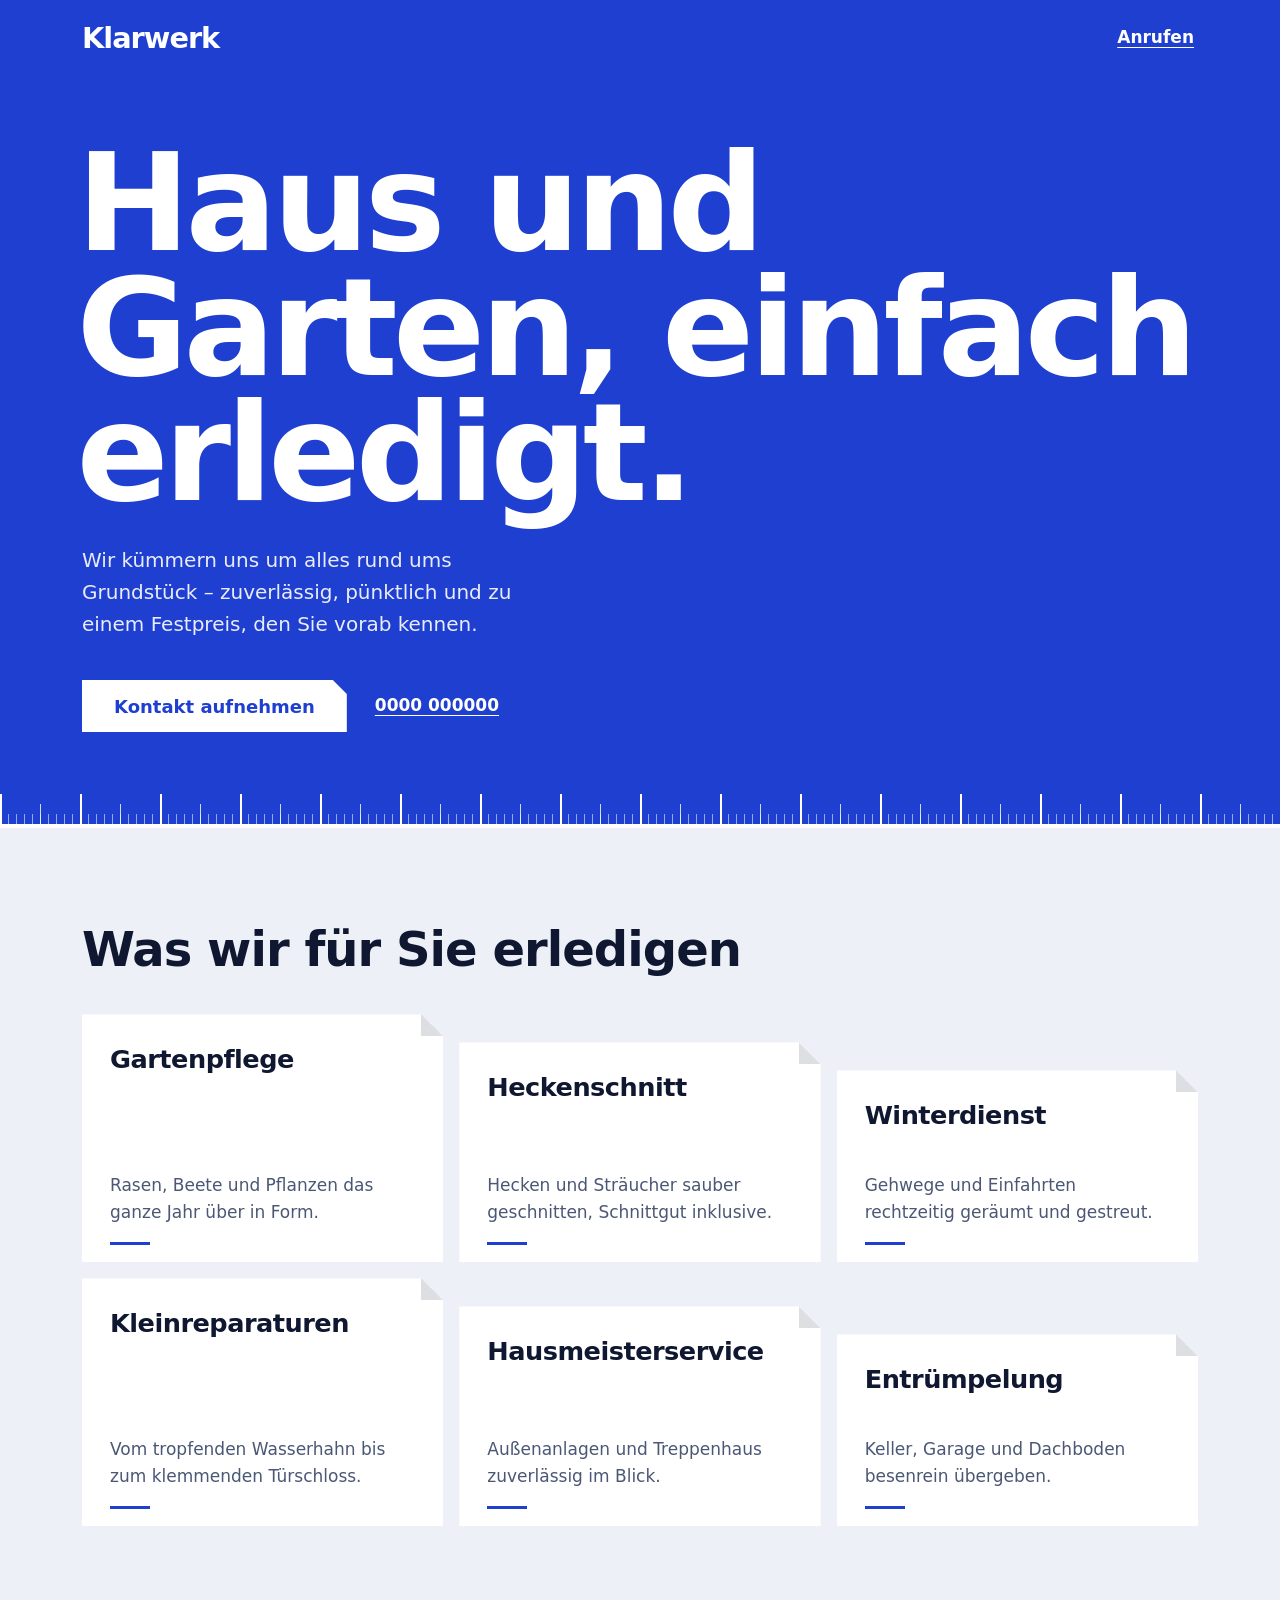
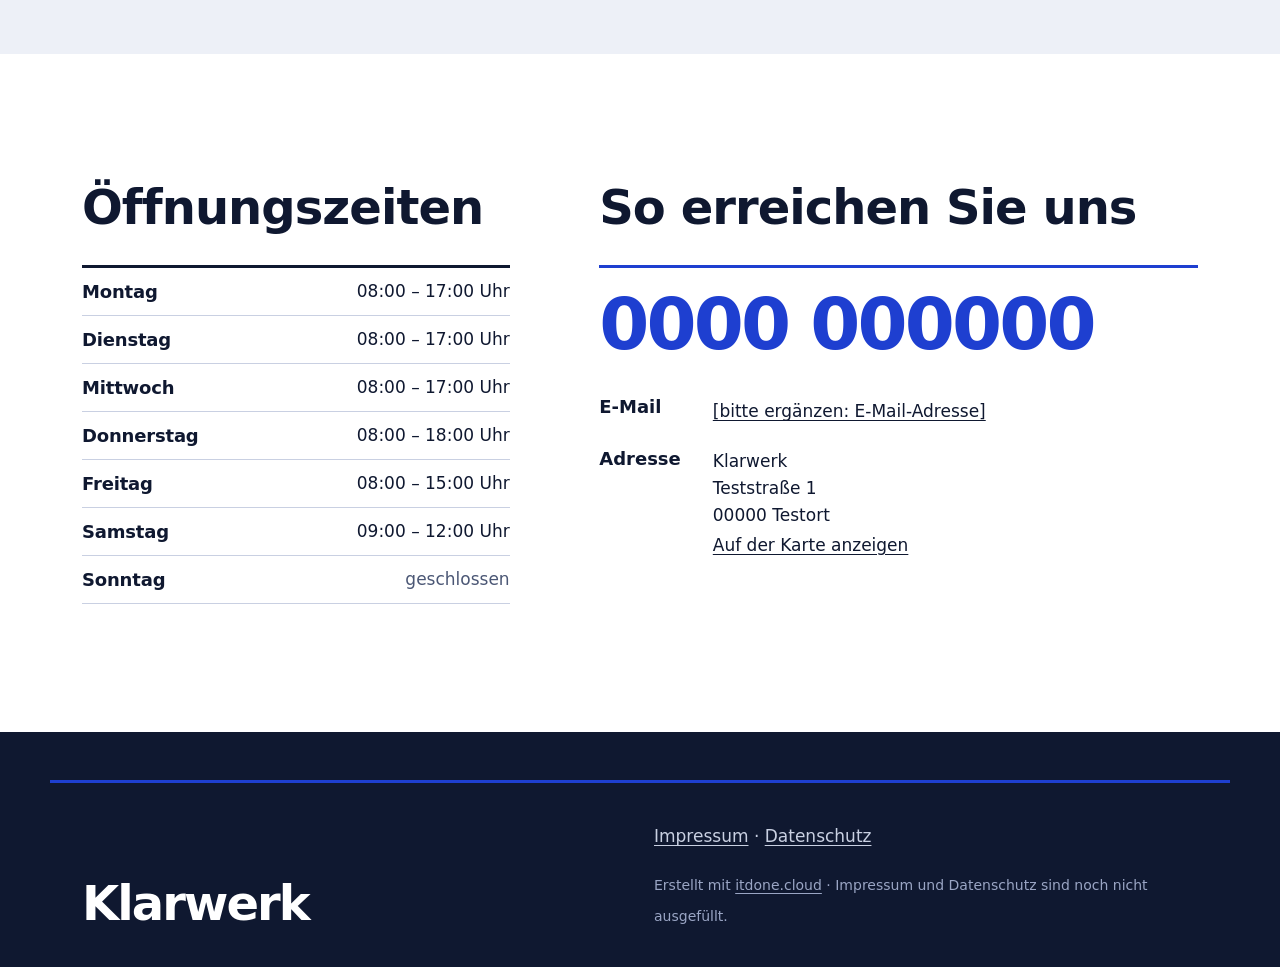
<file: index.html>
<!doctype html>
<html lang="de">
<head>
<meta charset="utf-8">
<base href="/">
<meta name="viewport" content="width=device-width, initial-scale=1, viewport-fit=cover">
<title>Klarwerk – Haus- und Gartenservice in Ihrer Nähe</title>
<meta name="description" content="Klarwerk erledigt Gartenpflege, Winterdienst, Kleinreparaturen und mehr – zuverlässig, pünktlich und zum fairen Preis. Jetzt unverbindlich anfragen.">
<meta property="og:type" content="website">
<meta property="og:title" content="Klarwerk – Haus und Garten, einfach erledigt.">
<meta property="og:description" content="Gartenpflege, Winterdienst, Kleinreparaturen und mehr – zuverlässig und zum fairen Preis.">
<meta property="og:locale" content="de_DE">
<link rel="stylesheet" href="https://cdn.itdone.cloud/fonts/bricolage-grotesque/index.css"><link rel="stylesheet" href="https://cdn.itdone.cloud/fonts/instrument-sans/index.css"><link rel="manifest" href="/manifest.json"><meta name="theme-color" content="#1E3FD0"><link rel="icon" href="/assets/icon.svg">
<link rel="apple-touch-icon" href="/assets/icon.svg">
<link rel="stylesheet" href="css/style.css">
<script type="application/ld+json">{"@context":"https://schema.org","@type":"Organization","name":"Klarwerk"}</script>
<link rel="canonical" href="https://app-klarwerk-website-7f58b3bd.run-zero.de/">
</head>
<body>
<header class="hero" id="top">
  <div class="bar wrap">
    <a class="brand" href="/" aria-label="Klarwerk, zur Startseite">Klarwerk</a>
    <a class="bar-call" href="tel:+490000000000">Anrufen</a>
  </div>
  <div class="hero-body wrap">
    <h1>Haus und Garten, einfach erledigt.</h1>
    <p class="lead">Wir kümmern uns um alles rund ums Grundstück – zuverlässig, pünktlich und zu einem Festpreis, den Sie vorab kennen.</p>
    <div class="cta">
      <a class="btn" href="#kontakt">Kontakt aufnehmen</a>
      <a class="cta-tel" href="tel:+490000000000">0000 000000</a>
    </div>
  </div>
  <div class="tape" aria-hidden="true"></div>
</header>

<main>
  <section class="section wrap" id="leistungen" aria-labelledby="h-leistungen">
    <h2 id="h-leistungen">Was wir für Sie erledigen</h2>
    <div class="tiles">
      <article class="tile"><h3>Gartenpflege</h3><p>Rasen, Beete und Pflanzen das ganze Jahr über in Form.</p></article>
      <article class="tile"><h3>Heckenschnitt</h3><p>Hecken und Sträucher sauber geschnitten, Schnittgut inklusive.</p></article>
      <article class="tile"><h3>Winterdienst</h3><p>Gehwege und Einfahrten rechtzeitig geräumt und gestreut.</p></article>
      <article class="tile"><h3>Kleinreparaturen</h3><p>Vom tropfenden Wasserhahn bis zum klemmenden Türschloss.</p></article>
      <article class="tile"><h3>Hausmeisterservice</h3><p>Außenanlagen und Treppenhaus zuverlässig im Blick.</p></article>
      <article class="tile"><h3>Entrümpelung</h3><p>Keller, Garage und Dachboden besenrein übergeben.</p></article>
    </div>
  </section>

  <section class="reach" aria-label="Öffnungszeiten und Kontakt">
    <div class="wrap reach-grid">
      <div class="hours" id="zeiten">
        <h2>Öffnungszeiten</h2>
        <table>
          <caption class="sr">Öffnungszeiten von Klarwerk</caption>
          <thead class="sr"><tr><th scope="col">Tag</th><th scope="col">Zeiten</th></tr></thead>
          <tbody>
            <tr><th scope="row">Montag</th><td>08:00 – 17:00 Uhr</td></tr>
            <tr><th scope="row">Dienstag</th><td>08:00 – 17:00 Uhr</td></tr>
            <tr><th scope="row">Mittwoch</th><td>08:00 – 17:00 Uhr</td></tr>
            <tr><th scope="row">Donnerstag</th><td>08:00 – 18:00 Uhr</td></tr>
            <tr><th scope="row">Freitag</th><td>08:00 – 15:00 Uhr</td></tr>
            <tr><th scope="row">Samstag</th><td>09:00 – 12:00 Uhr</td></tr>
            <tr><th scope="row">Sonntag</th><td>geschlossen</td></tr>
          </tbody>
        </table>
      </div>

      <div class="contact" id="kontakt">
        <h2>So erreichen Sie uns</h2>
        <a class="big-tel" href="tel:+490000000000">0000 000000</a>
        <dl>
          <dt>E-Mail</dt>
          <dd><a href="mailto:%5Bbitte%20erg%C3%A4nzen%3A%20E-Mail-Adresse%5D?subject=Anfrage%20%C3%BCber%20die%20Website">[bitte ergänzen: E-Mail-Adresse]</a></dd>
          <dt>Adresse</dt>
          <dd>Klarwerk<br>Teststraße 1<br>00000 Testort<br><a href="https://www.openstreetmap.org/search?query=Teststra%C3%9Fe%201%2C%2000000%20Testort" target="_blank" rel="noopener">Auf der Karte anzeigen</a></dd>
        </dl>
      </div>
    </div>
  </section>
</main>

<footer class="foot">
  <div class="wrap">
    <p class="foot-brand">Klarwerk</p>
    <div class="foot-links"><a href="/impressum.html">Impressum</a> · <a href="/datenschutz.html">Datenschutz</a><p class="itdone-notice">Erstellt mit <a href="https://itdone.cloud">itdone.cloud</a> · Impressum und Datenschutz sind noch nicht ausgefüllt.</p></div>
  </div>
</footer>
<script>if('serviceWorker' in navigator)navigator.serviceWorker.register('/sw.js');</script>
</body>
</html>
</file>
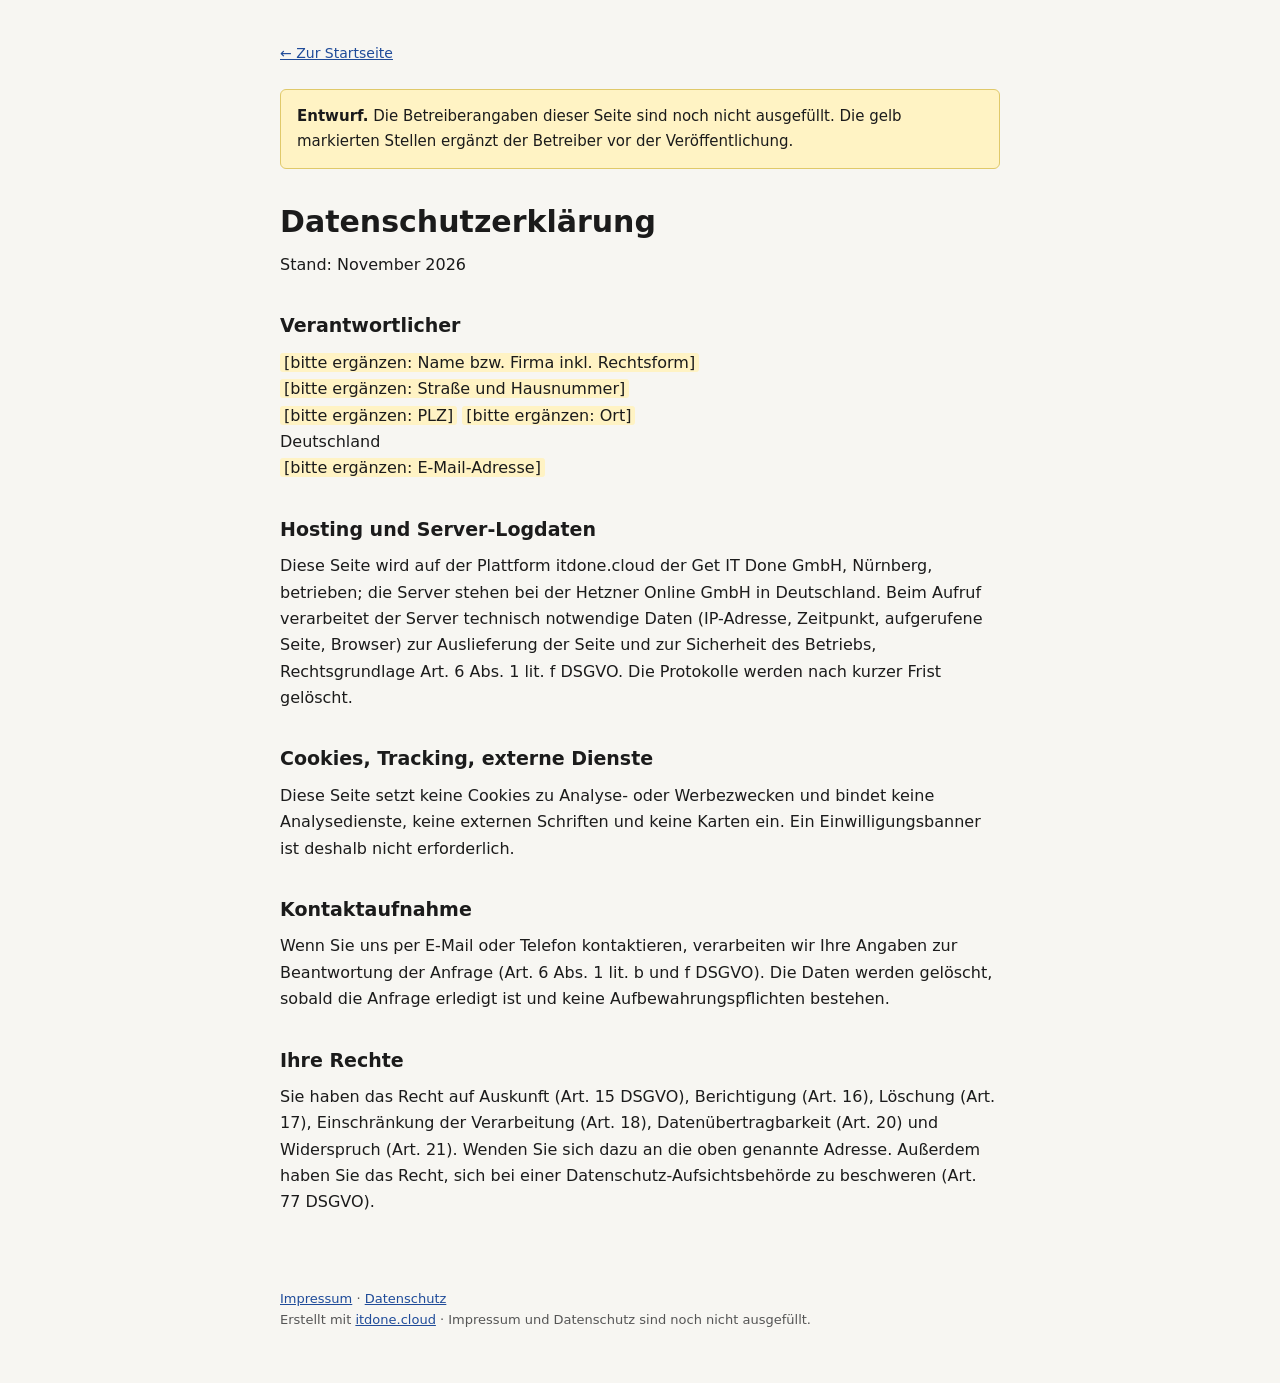
<file: datenschutz.html>
<!DOCTYPE html>
<html lang="de"><head><meta charset="utf-8"><meta name="viewport" content="width=device-width,initial-scale=1"><meta name="robots" content="noindex"><title>Datenschutzerklärung · Klarwerk</title><style>body{margin:0;background:#f7f6f2;color:#1b1b1b;font:16px/1.65 system-ui,-apple-system,"Segoe UI",Roboto,sans-serif}main{max-width:720px;margin:0 auto;padding:40px 20px 60px}h1{font-size:30px;margin:0 0 6px}h2{font-size:19px;margin:32px 0 8px}p{margin:0 0 12px}.box{background:#fff3c4;border:1px solid #e0c96a;border-radius:6px;padding:14px 16px;margin:0 0 28px;font-size:15px}.ph{background:#fff3c4;padding:0 4px;border-radius:3px}a{color:#1f4b99}.back{display:inline-block;margin-bottom:24px;font-size:14px}footer{max-width:720px;margin:0 auto;padding:0 20px 40px;font-size:13px;color:#555}</style><link rel="canonical" href="https://app-klarwerk-website-7f58b3bd.run-zero.de/datenschutz.html">
</head>
<body><main><a class="back" href="/">← Zur Startseite</a>
<div class="box"><strong>Entwurf.</strong> Die Betreiberangaben dieser Seite sind noch nicht ausgefüllt. Die gelb markierten Stellen ergänzt der Betreiber vor der Veröffentlichung.</div>
<h1>Datenschutzerklärung</h1><p>Stand: November 2026</p>
<h2>Verantwortlicher</h2><p><span class="ph">[bitte ergänzen: Name bzw. Firma inkl. Rechtsform]</span><br><span class="ph">[bitte ergänzen: Straße und Hausnummer]</span><br><span class="ph">[bitte ergänzen: PLZ]</span> <span class="ph">[bitte ergänzen: Ort]</span><br>Deutschland<br><span class="ph">[bitte ergänzen: E-Mail-Adresse]</span></p>
<h2>Hosting und Server-Logdaten</h2><p>Diese Seite wird auf der Plattform itdone.cloud der Get IT Done GmbH, Nürnberg, betrieben; die Server stehen bei der Hetzner Online GmbH in Deutschland. Beim Aufruf verarbeitet der Server technisch notwendige Daten (IP-Adresse, Zeitpunkt, aufgerufene Seite, Browser) zur Auslieferung der Seite und zur Sicherheit des Betriebs, Rechtsgrundlage Art. 6 Abs. 1 lit. f DSGVO. Die Protokolle werden nach kurzer Frist gelöscht.</p>
<h2>Cookies, Tracking, externe Dienste</h2><p>Diese Seite setzt keine Cookies zu Analyse- oder Werbezwecken und bindet keine Analysedienste, keine externen Schriften und keine Karten ein. Ein Einwilligungsbanner ist deshalb nicht erforderlich.</p>
<h2>Kontaktaufnahme</h2><p>Wenn Sie uns per E-Mail oder Telefon kontaktieren, verarbeiten wir Ihre Angaben zur Beantwortung der Anfrage (Art. 6 Abs. 1 lit. b und f DSGVO). Die Daten werden gelöscht, sobald die Anfrage erledigt ist und keine Aufbewahrungspflichten bestehen.</p>

<h2>Ihre Rechte</h2><p>Sie haben das Recht auf Auskunft (Art. 15 DSGVO), Berichtigung (Art. 16), Löschung (Art. 17), Einschränkung der Verarbeitung (Art. 18), Datenübertragbarkeit (Art. 20) und Widerspruch (Art. 21). Wenden Sie sich dazu an die oben genannte Adresse. Außerdem haben Sie das Recht, sich bei einer Datenschutz-Aufsichtsbehörde zu beschweren (Art. 77 DSGVO).</p>
</main><footer><a href="/impressum.html">Impressum</a> · <a href="/datenschutz.html">Datenschutz</a><p class="itdone-notice">Erstellt mit <a href="https://itdone.cloud">itdone.cloud</a> · Impressum und Datenschutz sind noch nicht ausgefüllt.</p></footer></body></html>
</file>
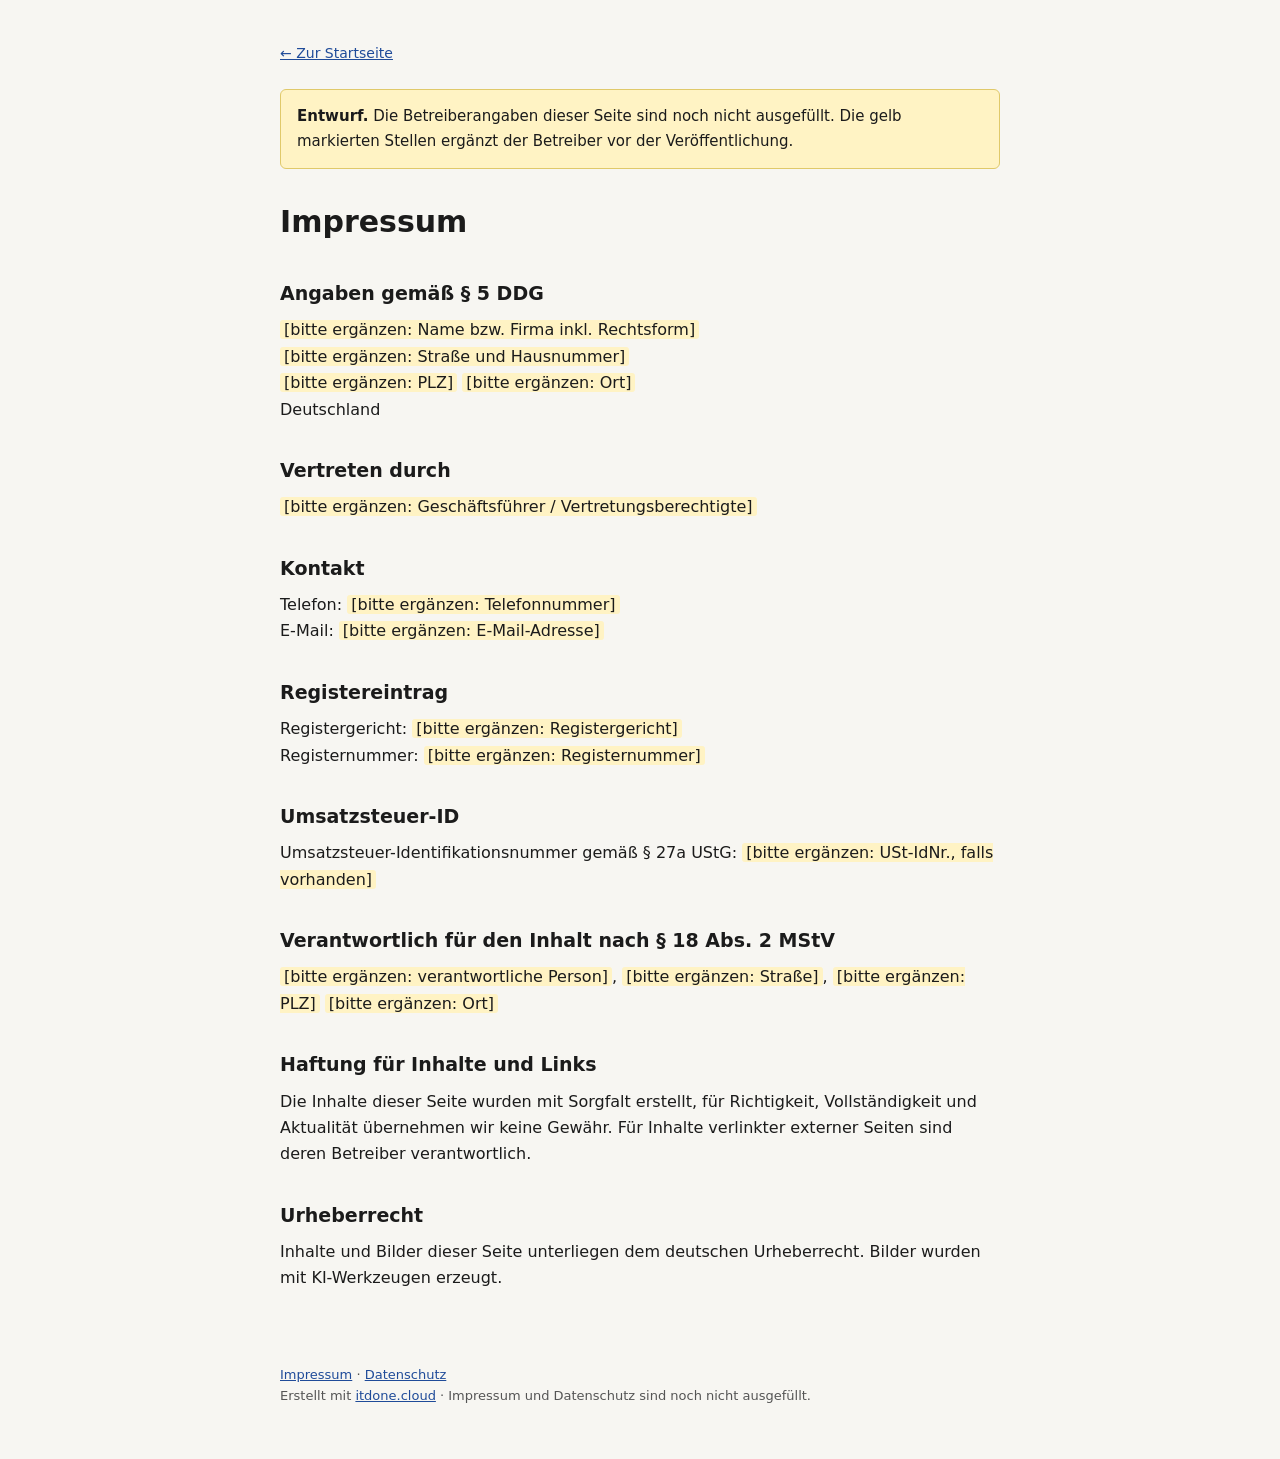
<file: impressum.html>
<!DOCTYPE html>
<html lang="de"><head><meta charset="utf-8"><meta name="viewport" content="width=device-width,initial-scale=1"><meta name="robots" content="noindex"><title>Impressum · Klarwerk</title><style>body{margin:0;background:#f7f6f2;color:#1b1b1b;font:16px/1.65 system-ui,-apple-system,"Segoe UI",Roboto,sans-serif}main{max-width:720px;margin:0 auto;padding:40px 20px 60px}h1{font-size:30px;margin:0 0 6px}h2{font-size:19px;margin:32px 0 8px}p{margin:0 0 12px}.box{background:#fff3c4;border:1px solid #e0c96a;border-radius:6px;padding:14px 16px;margin:0 0 28px;font-size:15px}.ph{background:#fff3c4;padding:0 4px;border-radius:3px}a{color:#1f4b99}.back{display:inline-block;margin-bottom:24px;font-size:14px}footer{max-width:720px;margin:0 auto;padding:0 20px 40px;font-size:13px;color:#555}</style><link rel="canonical" href="https://app-klarwerk-website-7f58b3bd.run-zero.de/impressum.html">
</head>
<body><main><a class="back" href="/">← Zur Startseite</a>
<div class="box"><strong>Entwurf.</strong> Die Betreiberangaben dieser Seite sind noch nicht ausgefüllt. Die gelb markierten Stellen ergänzt der Betreiber vor der Veröffentlichung.</div>
<h1>Impressum</h1>
<h2>Angaben gemäß § 5 DDG</h2><p><span class="ph">[bitte ergänzen: Name bzw. Firma inkl. Rechtsform]</span><br><span class="ph">[bitte ergänzen: Straße und Hausnummer]</span><br><span class="ph">[bitte ergänzen: PLZ]</span> <span class="ph">[bitte ergänzen: Ort]</span><br>Deutschland</p>
<h2>Vertreten durch</h2><p><span class="ph">[bitte ergänzen: Geschäftsführer / Vertretungsberechtigte]</span></p>
<h2>Kontakt</h2><p>Telefon: <span class="ph">[bitte ergänzen: Telefonnummer]</span><br>E-Mail: <span class="ph">[bitte ergänzen: E-Mail-Adresse]</span></p>
<h2>Registereintrag</h2><p>Registergericht: <span class="ph">[bitte ergänzen: Registergericht]</span><br>Registernummer: <span class="ph">[bitte ergänzen: Registernummer]</span></p>
<h2>Umsatzsteuer-ID</h2><p>Umsatzsteuer-Identifikationsnummer gemäß § 27a UStG: <span class="ph">[bitte ergänzen: USt-IdNr., falls vorhanden]</span></p>
<h2>Verantwortlich für den Inhalt nach § 18 Abs. 2 MStV</h2><p><span class="ph">[bitte ergänzen: verantwortliche Person]</span>, <span class="ph">[bitte ergänzen: Straße]</span>, <span class="ph">[bitte ergänzen: PLZ]</span> <span class="ph">[bitte ergänzen: Ort]</span></p>

<h2>Haftung für Inhalte und Links</h2><p>Die Inhalte dieser Seite wurden mit Sorgfalt erstellt, für Richtigkeit, Vollständigkeit und Aktualität übernehmen wir keine Gewähr. Für Inhalte verlinkter externer Seiten sind deren Betreiber verantwortlich.</p>
<h2>Urheberrecht</h2><p>Inhalte und Bilder dieser Seite unterliegen dem deutschen Urheberrecht. Bilder wurden mit KI-Werkzeugen erzeugt.</p>
</main><footer><a href="/impressum.html">Impressum</a> · <a href="/datenschutz.html">Datenschutz</a><p class="itdone-notice">Erstellt mit <a href="https://itdone.cloud">itdone.cloud</a> · Impressum und Datenschutz sind noch nicht ausgefüllt.</p></footer></body></html>
</file>
<file: css/style.css>
:root{
  --bg:#EDF0F7;--surface:#FFFFFF;--text:#0F1830;--muted:#4B5775;
  --accent:#1E3FD0;--accent-ink:#FFFFFF;--line:#C9D0E2;
  --radius:0;--cut:22px;
  --space:clamp(1rem,4vw,2rem);--section:clamp(4rem,10vw,8rem);
  --display:'Bricolage Grotesque',ui-sans-serif,system-ui,sans-serif;
  --body:'Instrument Sans',ui-sans-serif,system-ui,-apple-system,"Segoe UI",Roboto,Arial,sans-serif;
}
*,*::before,*::after{box-sizing:border-box}
html{scroll-behavior:smooth;-webkit-text-size-adjust:100%}
body{margin:0;background:var(--bg);color:var(--text);font:1.0625rem/1.6 var(--body);padding-bottom:env(safe-area-inset-bottom)}
a{color:inherit}
:focus-visible{outline:3px solid var(--accent);outline-offset:3px}
.wrap{width:100%;max-width:1180px;margin-inline:auto;padding-inline:var(--space)}
.sr{position:absolute;width:1px;height:1px;overflow:hidden;clip:rect(0 0 0 0);white-space:nowrap}
h1,h2,h3{font-family:var(--display);margin:0;text-wrap:balance}

/* Hero */
.hero{background:var(--accent);color:var(--accent-ink);min-height:92svh;display:flex;flex-direction:column;position:relative;padding-top:env(safe-area-inset-top)}
.hero :focus-visible{outline-color:#fff}
.bar{display:flex;justify-content:space-between;align-items:center;padding-block:1rem}
.brand{font:800 clamp(1.3rem,4.4vw,1.8rem)/1 var(--display);text-decoration:none;white-space:nowrap;letter-spacing:-.035em}
.bar-call{transition:text-decoration-color .16s}
.bar-call:hover{text-decoration-thickness:3px}
.bar-call{display:inline-flex;align-items:center;min-height:44px;padding-inline:.25rem;font-weight:600;text-underline-offset:4px}
.hero-body{flex:1;display:flex;flex-direction:column;justify-content:flex-end;padding-block:3rem 6rem}
h1{text-wrap:balance;margin-left:-.04em}
.lead{border-left:0;padding-left:0}
.hero .cta{margin-top:2.5rem}
h1{font-weight:800;letter-spacing:-.035em;line-height:.92;font-size:clamp(3.25rem,13vw,8.5rem);max-width:18ch}
.lead{font-size:1.25rem;max-width:36ch;margin:1.75rem 0 0;color:rgba(255,255,255,.9)}
.cta{display:flex;flex-wrap:wrap;align-items:center;gap:1rem 1.75rem;margin-top:2rem}
.btn{display:inline-flex;align-items:center;justify-content:center;min-height:52px;padding:0 2rem;background:#fff;color:var(--accent);font:700 1.125rem var(--display);text-decoration:none;clip-path:polygon(0 0,calc(100% - 14px) 0,100% 14px,100% 100%,0 100%);transition:background .16s,color .16s}
.btn:hover{background:var(--text);color:#fff}
.cta-tel{font-weight:600;font-variant-numeric:tabular-nums;text-underline-offset:4px;min-height:44px;display:inline-flex;align-items:center}
.tape{position:absolute;left:0;right:0;bottom:0;height:34px;transform-origin:left;animation:grow .9s cubic-bezier(.2,.7,.2,1) both;
  border-bottom:4px solid #fff;
  background:
   repeating-linear-gradient(90deg,#fff 0 2px,transparent 2px 80px) left bottom/100% 30px no-repeat,
   repeating-linear-gradient(90deg,rgba(255,255,255,.8) 0 1px,transparent 1px 40px) left bottom/100% 20px no-repeat,
   repeating-linear-gradient(90deg,rgba(255,255,255,.55) 0 1px,transparent 1px 8px) left bottom/100% 10px no-repeat}
@keyframes grow{from{transform:scaleX(0)}to{transform:scaleX(1)}}

/* Leistungen */
.section{padding-block:clamp(3.5rem,8vw,6rem) var(--section)}
h2{font-weight:700;font-size:clamp(1.9rem,5vw,3rem);letter-spacing:-.02em;line-height:1.05}
.tiles{display:grid;grid-template-columns:repeat(3,1fr);gap:1rem;margin-top:2.5rem}
.tile{background:var(--surface);padding:2rem 1.75rem 1.5rem;min-height:12rem;display:flex;flex-direction:column;justify-content:space-between;gap:2rem;
  clip-path:polygon(0 0,calc(100% - var(--cut)) 0,100% var(--cut),100% 100%,0 100%);transition:background .16s,color .16s}
.tile{position:relative;padding-bottom:2.25rem;background:linear-gradient(225deg,transparent 50%,rgba(15,24,48,.14) 50%) top right/var(--cut) var(--cut) no-repeat,var(--surface)}
.tile:hover{background:linear-gradient(225deg,transparent 50%,rgba(15,24,48,.35) 50%) top right/var(--cut) var(--cut) no-repeat,var(--accent)}
.tile h3{max-width:12ch}
.tile::after{content:"";position:absolute;left:1.75rem;bottom:1.1rem;height:3px;width:2.5rem;background:var(--accent);transition:width .35s cubic-bezier(.2,.7,.2,1),background .16s}
.tile:hover::after{width:calc(100% - 3.5rem);background:#fff}
.tile h3{font-weight:800;font-size:clamp(1.35rem,2.4vw,1.6rem);letter-spacing:-.02em;line-height:1.05}
.tile p{margin:0;color:var(--muted);max-width:30ch;transition:color .16s}
.tile:hover{color:#fff}
@media (min-width:901px){.tile:nth-child(3n+2){margin-top:1.75rem}.tile:nth-child(3n+3){margin-top:3.5rem}}
.tile:hover p{color:rgba(255,255,255,.92)}

/* Zeiten + Kontakt */
.reach{background:var(--surface);padding-block:var(--section)}
.reach-grid{display:grid;grid-template-columns:5fr 7fr;gap:clamp(2.5rem,7vw,6rem);align-items:start}
table{width:100%;border-collapse:collapse;margin-top:2rem;border-top:3px solid var(--text);font-variant-numeric:tabular-nums}
tr{border-bottom:1px solid var(--line)}
th[scope=row]{font:700 1.125rem var(--display);text-align:left;padding:.5rem 1rem .5rem 0;height:3rem}
td{text-align:right;padding:.5rem 0}
.big-tel{display:block;margin-top:2rem;border-top:3px solid var(--accent);padding-top:1.25rem;font:800 clamp(2.1rem,6vw,4.5rem)/1 var(--display);letter-spacing:-.04em;color:var(--accent);text-decoration:none;font-variant-numeric:tabular-nums;padding-bottom:.25rem;white-space:nowrap}
td{white-space:nowrap}
tbody tr:last-child td{color:var(--muted)}
th[scope=row]{letter-spacing:-.01em}
.big-tel:hover{text-decoration:underline;text-underline-offset:6px}
dl{margin:2rem 0 0;display:grid;grid-template-columns:max-content 1fr;gap:1.25rem 2rem}
dt{font:700 1.125rem var(--display)}
dd{margin:0}
dd a{text-underline-offset:3px;overflow-wrap:anywhere;display:inline-block;padding-block:.15rem}

/* Footer */
.foot{background:var(--text);color:#C9D0E2;padding-block:3rem calc(2.5rem + env(safe-area-inset-bottom))}
.foot .wrap{display:flex;flex-wrap:wrap;justify-content:space-between;gap:1.5rem}
.foot-brand{margin:0;font:800 clamp(1.8rem,6vw,3rem)/1 var(--display);letter-spacing:-.04em;color:#fff}
.foot .wrap{align-items:flex-end;border-top:3px solid var(--accent);padding-top:2rem}
.foot-links{max-width:34rem}
.foot a{text-underline-offset:3px;display:inline-block;padding-block:.5rem}
.foot a:hover{color:#fff}
.itdone-notice{margin:.5rem 0 0;font-size:.875rem;color:#9AA5C4}
.foot :focus-visible{outline-color:#fff}

@media (max-width:900px){
  .tiles{grid-template-columns:repeat(2,1fr)}
  .reach-grid{grid-template-columns:1fr}
}
@media (max-width:600px){
  .tiles{grid-template-columns:1fr}
  .tile{min-height:9rem}
  .btn{width:100%;min-height:56px}
  .cta{flex-direction:column;align-items:stretch;gap:.5rem}
  .cta-tel{justify-content:center}
  .hero-body{padding-block:2rem 3.5rem}
  dl{grid-template-columns:1fr;gap:.25rem}
  dd{margin-bottom:1rem}
}
@media (prefers-reduced-motion:reduce){.tape{animation:none}html{scroll-behavior:auto}*{transition:none!important}}
</file>
